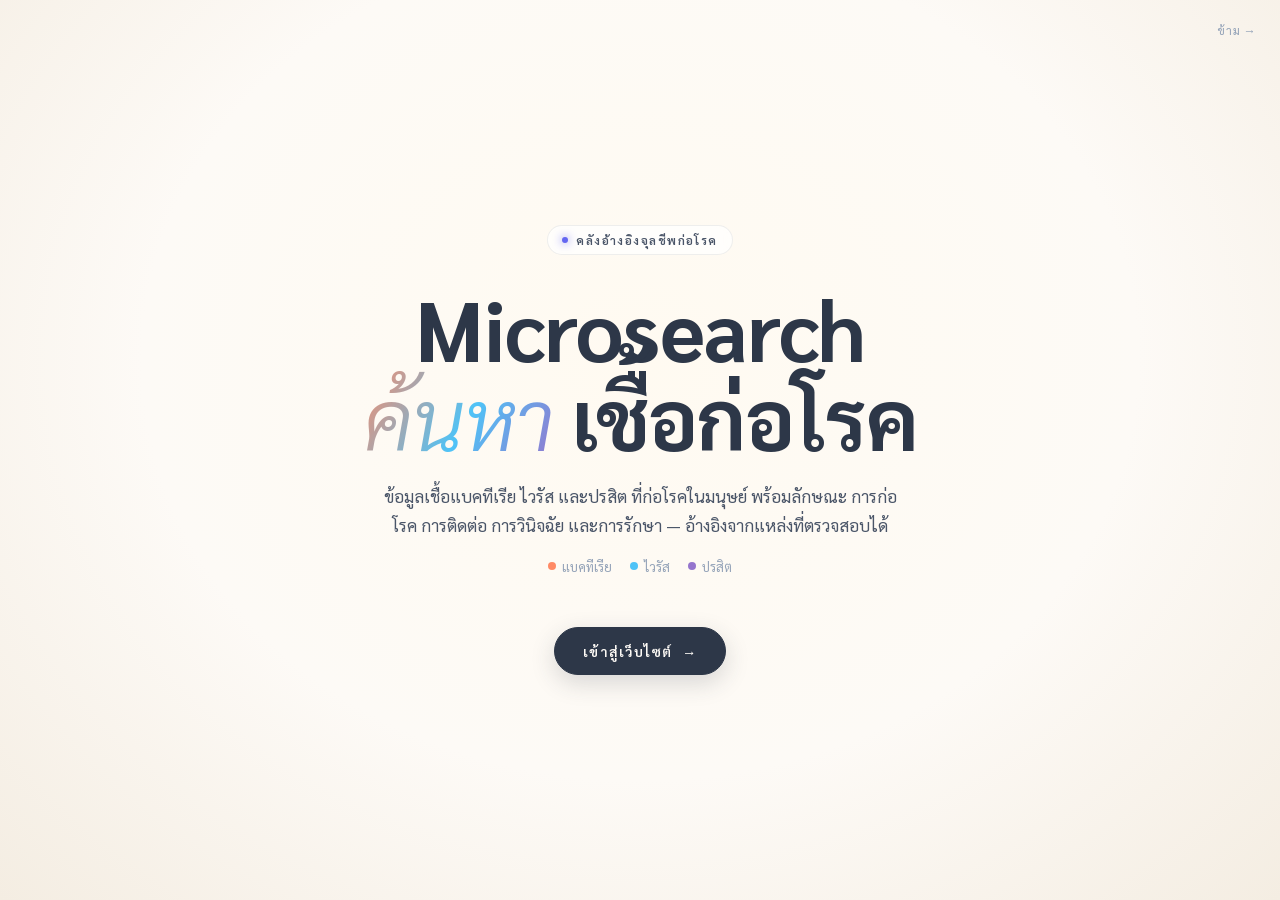
<file: index.html>
<!doctype html>
<html lang="th">
<head>
<meta charset="utf-8" />
<meta name="viewport" content="width=device-width,initial-scale=1" />
<title>Microsearch — คลังข้อมูลจุลชีววิทยา</title>
<meta name="description" content="คลังอ้างอิงจุลชีพก่อโรคในมนุษย์ — แบคทีเรีย ไวรัส ปรสิต" />
<link rel="preconnect" href="https://fonts.googleapis.com" />
<link rel="preconnect" href="https://fonts.gstatic.com" crossorigin />
<link href="https://fonts.googleapis.com/css2?family=Sarabun:wght@300;400;600;700&display=swap" rel="stylesheet" />
<style>
  :root {
    --bg: #fdfaf6;
    --bg-soft: #f4ede2;
    --text: #2d3748;
    --text-soft: #4a5568;
    --muted: #94a3b8;
    --bacteria: #ff8a65;
    --virus: #4fc3f7;
    --parasite: #9575cd;
    --primary: #6366f1;
    --primary-dark: #4f46e5;
  }
  * { box-sizing: border-box; }
  html, body { margin: 0; padding: 0; height: 100%; overflow: hidden; }
  body {
    font-family: 'Sarabun', 'Inter', 'Segoe UI', Tahoma, sans-serif;
    color: var(--text);
    background:
      radial-gradient(ellipse at 50% 40%, #fffaf1 0%, var(--bg) 55%, var(--bg-soft) 100%);
    min-height: 100vh;
    overflow: hidden;
  }

  #fx {
    position: fixed; inset: 0;
    width: 100%; height: 100%;
    z-index: 1;
    display: block;
  }

  .stage {
    position: relative;
    z-index: 2;
    height: 100vh;
    display: flex;
    flex-direction: column;
    align-items: center;
    justify-content: center;
    padding: 24px;
    text-align: center;
    pointer-events: none;
  }

  .pill {
    display: inline-flex;
    align-items: center;
    gap: 8px;
    padding: 6px 14px;
    border-radius: 999px;
    background: rgba(255, 255, 255, 0.7);
    backdrop-filter: blur(8px);
    -webkit-backdrop-filter: blur(8px);
    border: 1px solid rgba(45, 55, 72, 0.08);
    font-size: 12px;
    letter-spacing: 0.12em;
    color: var(--text-soft);
    text-transform: uppercase;
    font-weight: 600;
    margin-bottom: 28px;
    opacity: 0;
    transform: translateY(8px);
    animation: rise 0.9s 0.4s cubic-bezier(.2,.7,.2,1) forwards;
  }
  .pill .dot {
    width: 6px; height: 6px; border-radius: 50%;
    background: var(--primary);
    box-shadow: 0 0 10px var(--primary);
  }

  h1 {
    font-size: clamp(40px, 7vw, 84px);
    font-weight: 700;
    letter-spacing: -0.02em;
    line-height: 1.05;
    margin: 0;
    color: var(--text);
    opacity: 0;
    transform: translateY(12px);
    animation: rise 1.1s 0.6s cubic-bezier(.2,.7,.2,1) forwards;
  }
  h1 .accent {
    font-weight: 300;
    font-style: italic;
    background: linear-gradient(120deg, var(--bacteria), var(--virus) 55%, var(--parasite));
    -webkit-background-clip: text;
    background-clip: text;
    color: transparent;
  }

  .tagline {
    font-size: clamp(14px, 1.6vw, 17px);
    color: var(--text-soft);
    margin: 22px auto 0;
    max-width: 520px;
    line-height: 1.7;
    opacity: 0;
    transform: translateY(8px);
    animation: rise 1.1s 0.85s cubic-bezier(.2,.7,.2,1) forwards;
  }

  .kingdoms {
    display: flex; gap: 18px; justify-content: center;
    margin-top: 18px;
    font-size: 13px; color: var(--muted);
    opacity: 0;
    animation: rise 1.1s 1.05s cubic-bezier(.2,.7,.2,1) forwards;
  }
  .kingdoms span { display: inline-flex; align-items: center; gap: 6px; }
  .kingdoms i {
    width: 8px; height: 8px; border-radius: 50%; display: inline-block;
  }
  .k-b i { background: var(--bacteria); }
  .k-v i { background: var(--virus); }
  .k-p i { background: var(--parasite); }

  .enter {
    pointer-events: auto;
    margin-top: 52px;
    display: inline-flex; align-items: center; gap: 10px;
    padding: 14px 28px;
    border: 1px solid var(--text);
    background: var(--text);
    color: var(--bg);
    border-radius: 999px;
    font-family: inherit;
    font-size: 14px;
    font-weight: 600;
    letter-spacing: 0.08em;
    text-decoration: none;
    cursor: pointer;
    transition: transform .25s ease, box-shadow .25s ease, background .25s ease;
    opacity: 0;
    transform: translateY(8px);
    animation: rise 1.1s 1.25s cubic-bezier(.2,.7,.2,1) forwards;
    box-shadow: 0 8px 24px rgba(45,55,72,.18);
  }
  .enter:hover {
    transform: translateY(-2px);
    box-shadow: 0 14px 32px rgba(45,55,72,.24);
    background: var(--primary-dark);
    border-color: var(--primary-dark);
  }
  .enter .arrow { transition: transform .25s ease; }
  .enter:hover .arrow { transform: translateX(4px); }

  .skip {
    pointer-events: auto;
    position: fixed;
    top: 22px; right: 24px;
    z-index: 3;
    font-size: 12px;
    color: var(--muted);
    text-decoration: none;
    letter-spacing: 0.06em;
    opacity: 0;
    animation: fadein 0.8s 1.6s forwards;
  }
  .skip:hover { color: var(--text); }

  @keyframes rise {
    to { opacity: 1; transform: translateY(0); }
  }
  @keyframes fadein {
    to { opacity: 1; }
  }

  /* fade-out when entering site */
  body.leaving { transition: opacity .45s ease, filter .45s ease; opacity: 0; filter: blur(4px); }

  @media (prefers-reduced-motion: reduce) {
    .pill, h1, .tagline, .kingdoms, .enter, .skip { animation: none !important; opacity: 1 !important; transform: none !important; }
  }
</style>
</head>
<body>
  <canvas id="fx" aria-hidden="true"></canvas>

  <a class="skip" href="app.html">ข้าม →</a>

  <div class="stage">
    <span class="pill"><span class="dot"></span>คลังอ้างอิงจุลชีพก่อโรค</span>
    <h1>Microsearch<br><span class="accent">ค้นหา</span> เชื้อก่อโรค</h1>
    <p class="tagline">
      ข้อมูลเชื้อแบคทีเรีย ไวรัส และปรสิต ที่ก่อโรคในมนุษย์ พร้อมลักษณะ การก่อโรค การติดต่อ การวินิจฉัย และการรักษา — อ้างอิงจากแหล่งที่ตรวจสอบได้
    </p>
    <div class="kingdoms">
      <span class="k-b"><i></i>แบคทีเรีย</span>
      <span class="k-v"><i></i>ไวรัส</span>
      <span class="k-p"><i></i>ปรสิต</span>
    </div>
    <a class="enter" href="app.html" id="enterBtn">
      เข้าสู่เว็บไซต์ <span class="arrow">→</span>
    </a>
  </div>

<script>
(function () {
  'use strict';

  const reduceMotion = matchMedia('(prefers-reduced-motion: reduce)').matches;
  const canvas = document.getElementById('fx');
  const ctx = canvas.getContext('2d');
  let dpr = Math.min(window.devicePixelRatio || 1, 2);
  let W = 0, H = 0;

  const palette = [
    { r: 255, g: 138, b: 101 }, // bacteria
    { r: 79,  g: 195, b: 247 }, // virus
    { r: 149, g: 117, b: 205 }, // parasite
  ];

  const mobile = matchMedia('(max-width: 640px)').matches;
  const PARTICLE_COUNT = reduceMotion ? 80 : (mobile ? 500 : 1400);
  const REVEAL_MS = 3200;
  const startTime = performance.now();

  // Flow-field parameters (mimics original's noise-driven simulation)
  const FLOW_SCALE = 0.0022;   // spatial frequency of the noise
  const FLOW_TIME = 0.00018;   // how fast the field evolves
  const FLOW_SPEED = 0.55;     // particle speed along the field
  const FLOW_DAMP = 0.92;      // velocity damping each frame
  const FOCAL_Z = 0.5;         // focal plane for fake DOF

  const mouse = { x: -9999, y: -9999, active: false };

  const particles = [];

  function resize() {
    dpr = Math.min(window.devicePixelRatio || 1, 2);
    W = canvas.clientWidth = window.innerWidth;
    H = canvas.clientHeight = window.innerHeight;
    canvas.width = Math.floor(W * dpr);
    canvas.height = Math.floor(H * dpr);
    ctx.setTransform(dpr, 0, 0, dpr, 0, 0);
  }

  function makeParticle() {
    // Polar distribution so particles cluster nicely around center
    const angle = Math.random() * Math.PI * 2;
    const radius = Math.pow(Math.random(), 0.6) * Math.min(W, H) * 0.6;
    const cx = W / 2, cy = H / 2;
    const color = palette[(Math.random() * palette.length) | 0];
    const z = Math.random();           // fake depth 0..1 for DOF
    const depthFromFocal = Math.abs(z - FOCAL_Z) * 2; // 0 sharp .. 1 blurry
    return {
      x: cx + Math.cos(angle) * radius,
      y: cy + Math.sin(angle) * radius,
      // base radius scales with closeness to focal plane (closer = larger sharp)
      r: 0.6 + (1 - depthFromFocal) * 1.8 + Math.random() * 0.6,
      vx: 0, vy: 0,
      a: 0.25 + (1 - depthFromFocal) * 0.55,
      revealDist: radius,
      color,
      z,
      depth: depthFromFocal,         // 0 sharp .. 1 blurry
      pulse: Math.random() * Math.PI * 2,
      pulseSpeed: 0.004 + Math.random() * 0.008,
      // each particle samples flow with a slight phase offset for organic feel
      phase: Math.random() * 6.283,
    };
  }

  // Smooth pseudo-noise: sum of sines at different frequencies + rotations
  // Returns an angle in radians for the flow direction at (x, y, t)
  function flowAngle(x, y, t) {
    const a =
      Math.sin(x * 1.0 + y * 0.7 + t * 1.3) +
      Math.cos(x * 0.6 - y * 1.1 + t * 0.9) * 0.7 +
      Math.sin(x * 1.7 - y * 0.4 - t * 1.6) * 0.5 +
      Math.cos(x * 0.3 + y * 0.4 - t * 0.6) * 0.4;
    // Map roughly to [-1, 1] then to angle, multiply for rotation count
    return a * 1.8;
  }

  function initParticles() {
    particles.length = 0;
    for (let i = 0; i < PARTICLE_COUNT; i++) particles.push(makeParticle());
  }

  function easeOutCubic(t) { return 1 - Math.pow(1 - t, 3); }

  function frame(now) {
    const elapsed = now - startTime;
    const t = Math.min(elapsed / REVEAL_MS, 1);
    const reveal = easeOutCubic(t);

    ctx.clearRect(0, 0, W, H);

    // Subtle radial glow under particles
    const grad = ctx.createRadialGradient(W/2, H/2, 0, W/2, H/2, Math.max(W, H) * 0.55);
    grad.addColorStop(0, 'rgba(255, 250, 240, 0.6)');
    grad.addColorStop(1, 'rgba(255, 250, 240, 0)');
    ctx.fillStyle = grad;
    ctx.fillRect(0, 0, W, H);

    const maxRevealRadius = Math.min(W, H) * 0.6;
    const revealRadius = reveal * maxRevealRadius * 1.5;

    // Time in flow-field units
    const ft = now * FLOW_TIME;

    // Sort by depth so blurry-far particles render under sharp-near (cheap DOF stacking)
    // Done once per frame is O(n log n) — fine at <2k particles
    // Skip on mobile to save CPU
    if (!mobile && reveal > 0.95 && (frameCounter++ & 31) === 0) {
      particles.sort((a, b) => b.depth - a.depth);
    }

    for (let i = 0; i < particles.length; i++) {
      const p = particles[i];

      // Reveal: only show if its distance is within current reveal radius
      const revealAlpha = Math.min(1, Math.max(0, (revealRadius - p.revealDist) / 60));
      if (revealAlpha <= 0) continue;

      if (!reduceMotion) {
        // Sample flow field — angle drives velocity
        // Slower flow for distant (blurry) particles → parallax depth illusion
        const depthSpeed = 1 - p.depth * 0.5;
        const ang = flowAngle(p.x * FLOW_SCALE, p.y * FLOW_SCALE, ft + p.phase * 0.05);
        p.vx += Math.cos(ang) * FLOW_SPEED * depthSpeed * 0.18;
        p.vy += Math.sin(ang) * FLOW_SPEED * depthSpeed * 0.18;

        // Damping → smooth flowing feel
        p.vx *= FLOW_DAMP;
        p.vy *= FLOW_DAMP;

        p.x += p.vx;
        p.y += p.vy;
        p.pulse += p.pulseSpeed;

        // Mouse repel — only affects sharp foreground particles for parallax
        if (mouse.active && p.depth < 0.7) {
          const dx = p.x - mouse.x;
          const dy = p.y - mouse.y;
          const d2 = dx * dx + dy * dy;
          if (d2 < 22500) { // 150px radius
            const d = Math.sqrt(d2) || 1;
            const force = (1 - d / 150) * (1 - p.depth) * 1.6;
            p.x += (dx / d) * force;
            p.y += (dy / d) * force;
          }
        }

        // Soft respawn: if drifted far off-screen, recycle around the centre
        if (p.x < -60 || p.x > W + 60 || p.y < -60 || p.y > H + 60) {
          const angle = Math.random() * Math.PI * 2;
          const radius = Math.pow(Math.random(), 0.6) * Math.min(W, H) * 0.45;
          p.x = W / 2 + Math.cos(angle) * radius;
          p.y = H / 2 + Math.sin(angle) * radius;
          p.vx = 0; p.vy = 0;
        }
      }

      const breathe = 0.88 + Math.sin(p.pulse) * 0.12;
      const alpha = p.a * revealAlpha * breathe;
      const c = p.color;

      // Glow radius grows with depth (out-of-focus particles = larger soft halo)
      const glowR = p.r * (3 + p.depth * 5);
      const glowA = alpha * (0.12 + p.depth * 0.18);

      ctx.fillStyle = 'rgba(' + c.r + ',' + c.g + ',' + c.b + ',' + glowA + ')';
      ctx.beginPath();
      ctx.arc(p.x, p.y, glowR, 0, Math.PI * 2);
      ctx.fill();

      // Core (suppressed for very blurry particles → they're all glow)
      if (p.depth < 0.85) {
        ctx.fillStyle = 'rgba(' + c.r + ',' + c.g + ',' + c.b + ',' + alpha + ')';
        ctx.beginPath();
        ctx.arc(p.x, p.y, p.r, 0, Math.PI * 2);
        ctx.fill();
      }
    }

    requestAnimationFrame(frame);
  }
  let frameCounter = 0;

  // Setup
  resize();
  initParticles();
  window.addEventListener('resize', () => { resize(); initParticles(); });

  window.addEventListener('pointermove', (e) => {
    mouse.x = e.clientX; mouse.y = e.clientY; mouse.active = true;
  });
  window.addEventListener('pointerleave', () => { mouse.active = false; });

  requestAnimationFrame(frame);

  // Enter button: fade out then navigate
  const enterBtn = document.getElementById('enterBtn');
  enterBtn.addEventListener('click', (e) => {
    e.preventDefault();
    document.body.classList.add('leaving');
    setTimeout(() => { window.location.href = 'app.html'; }, 420);
  });
})();
</script>
</body>
</html>
</file>
